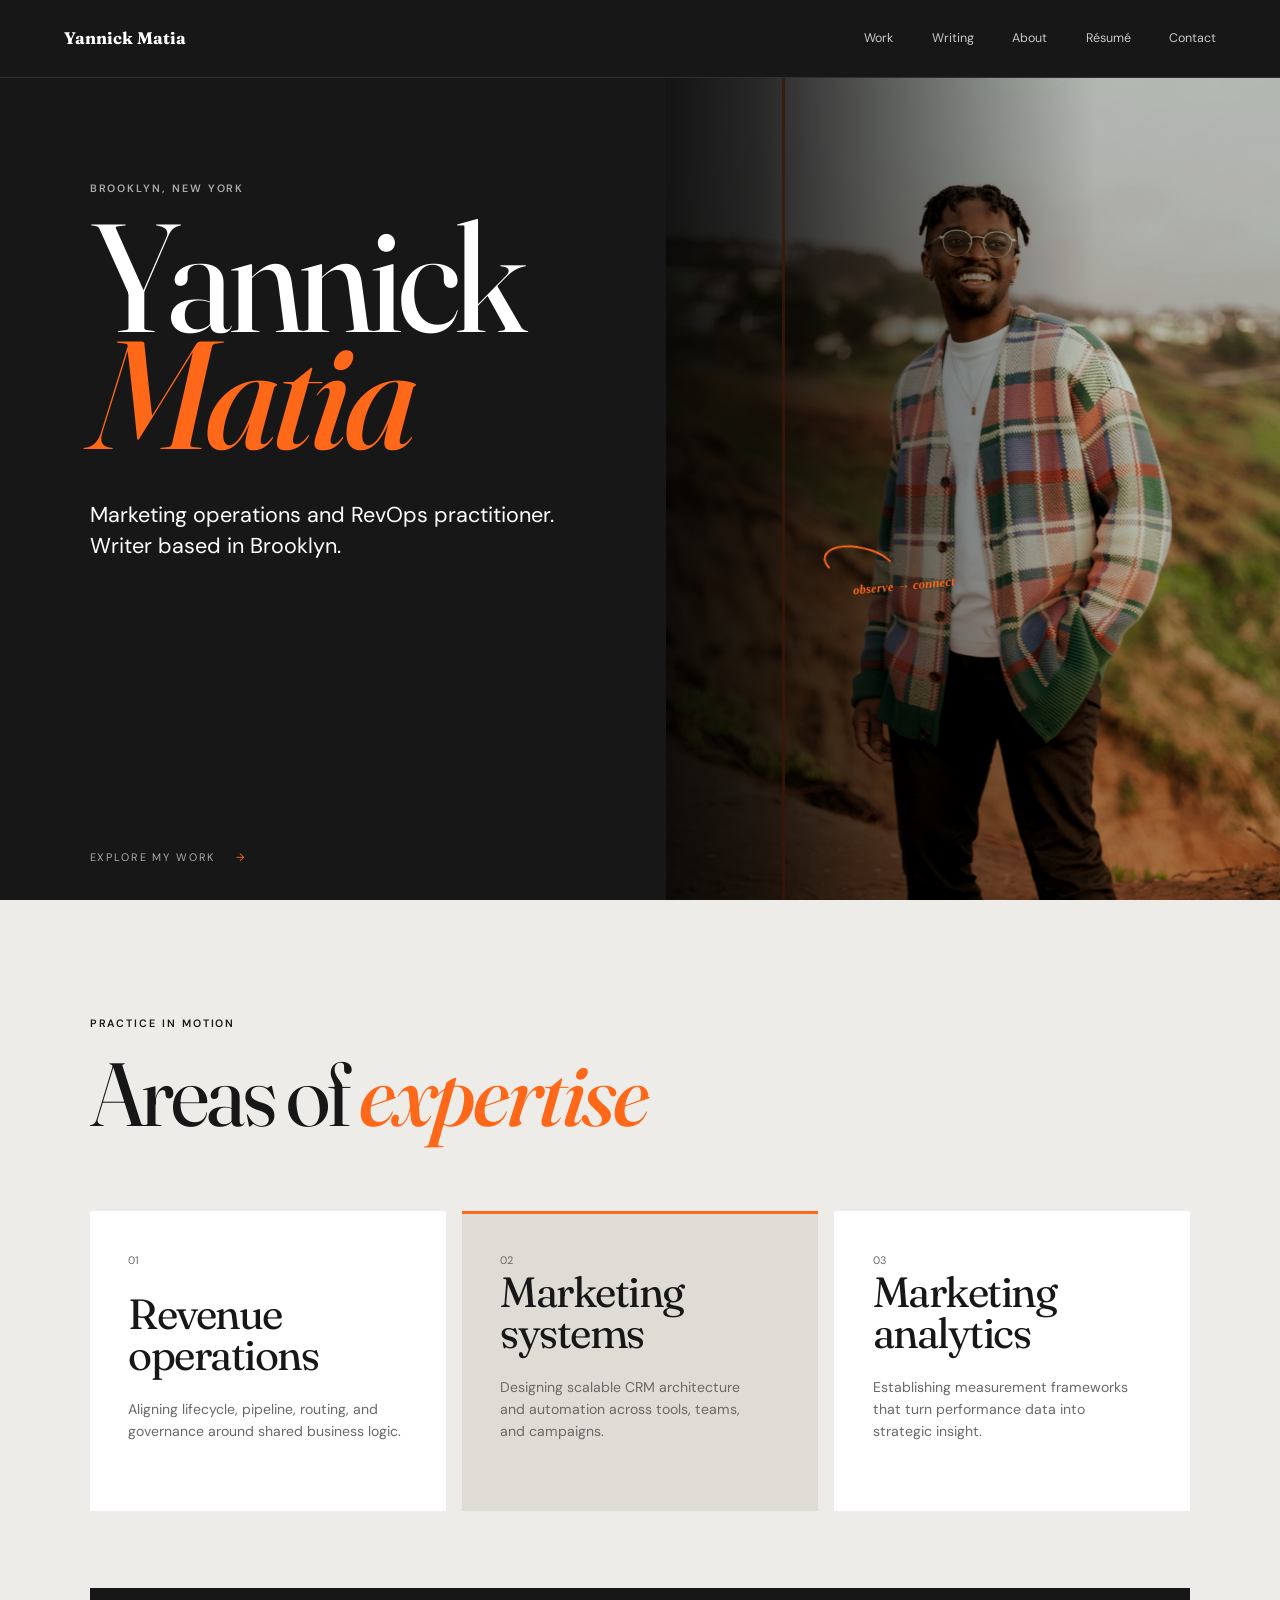
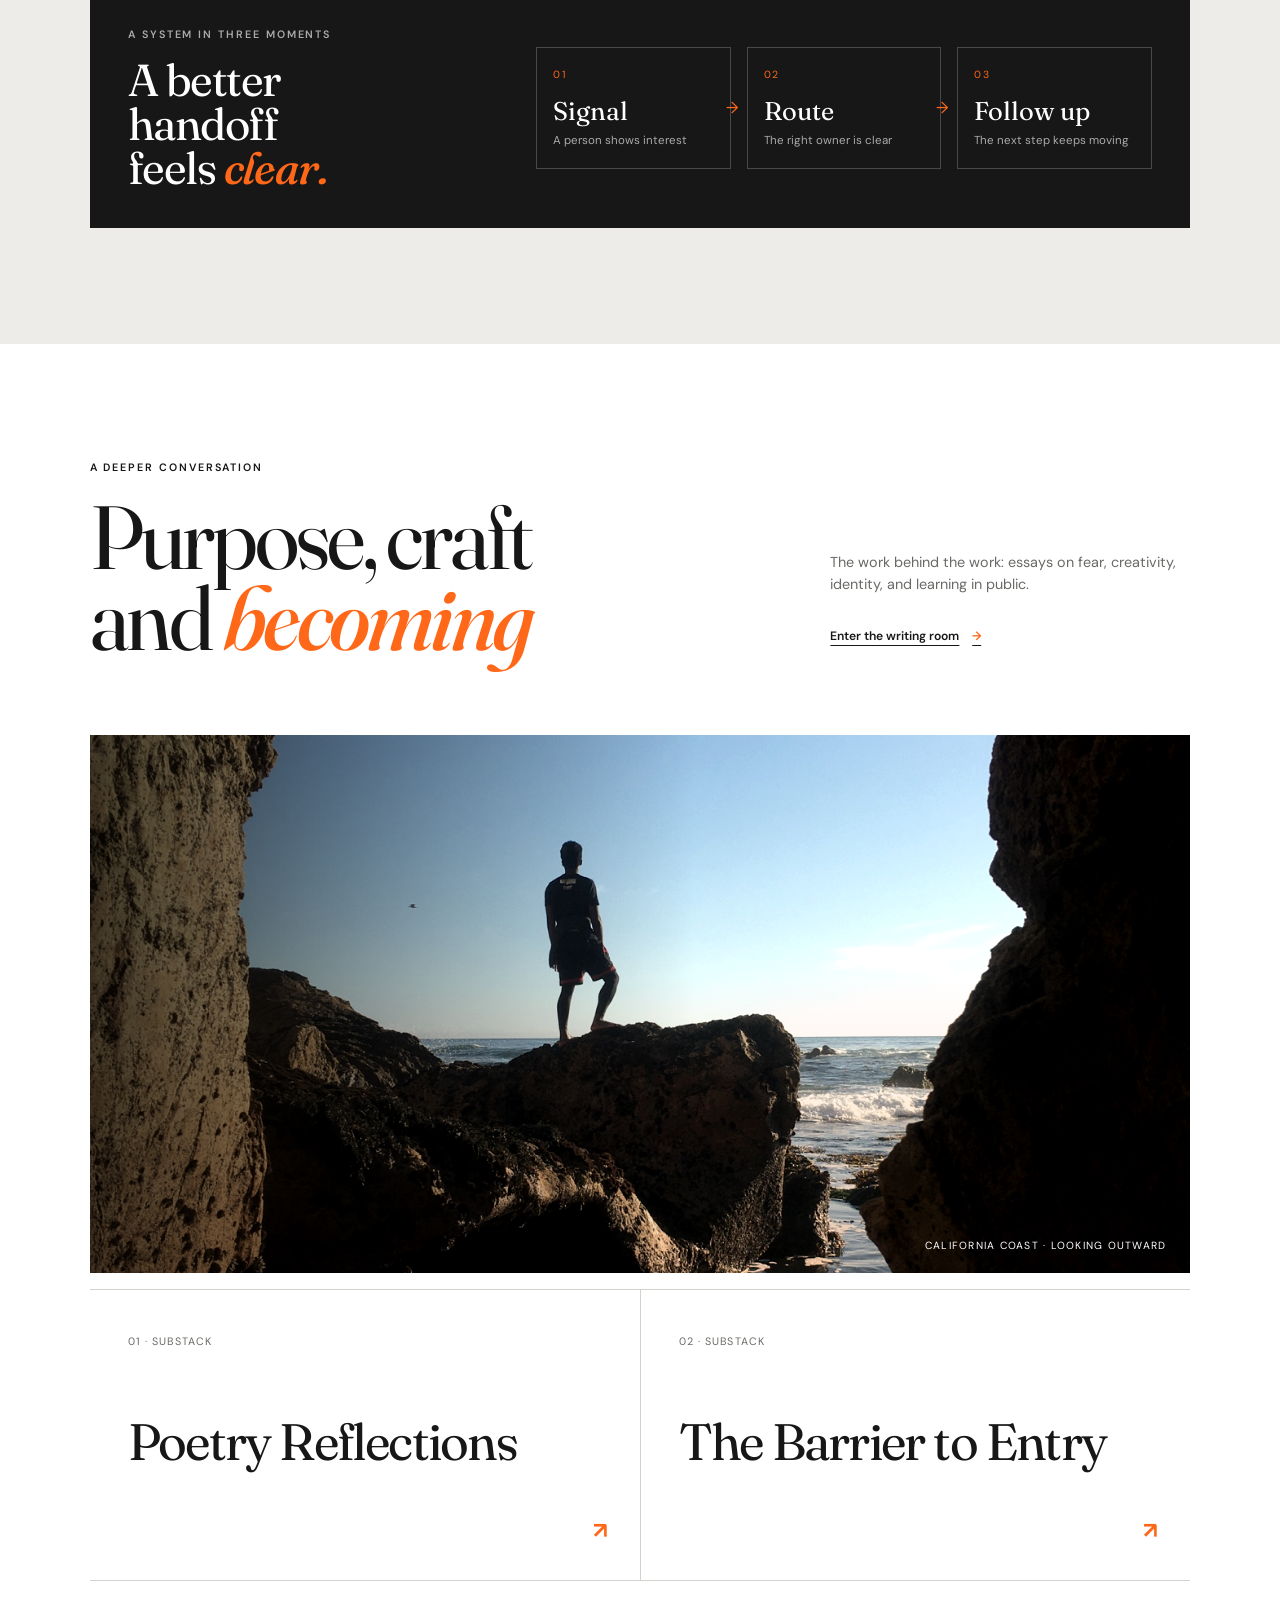
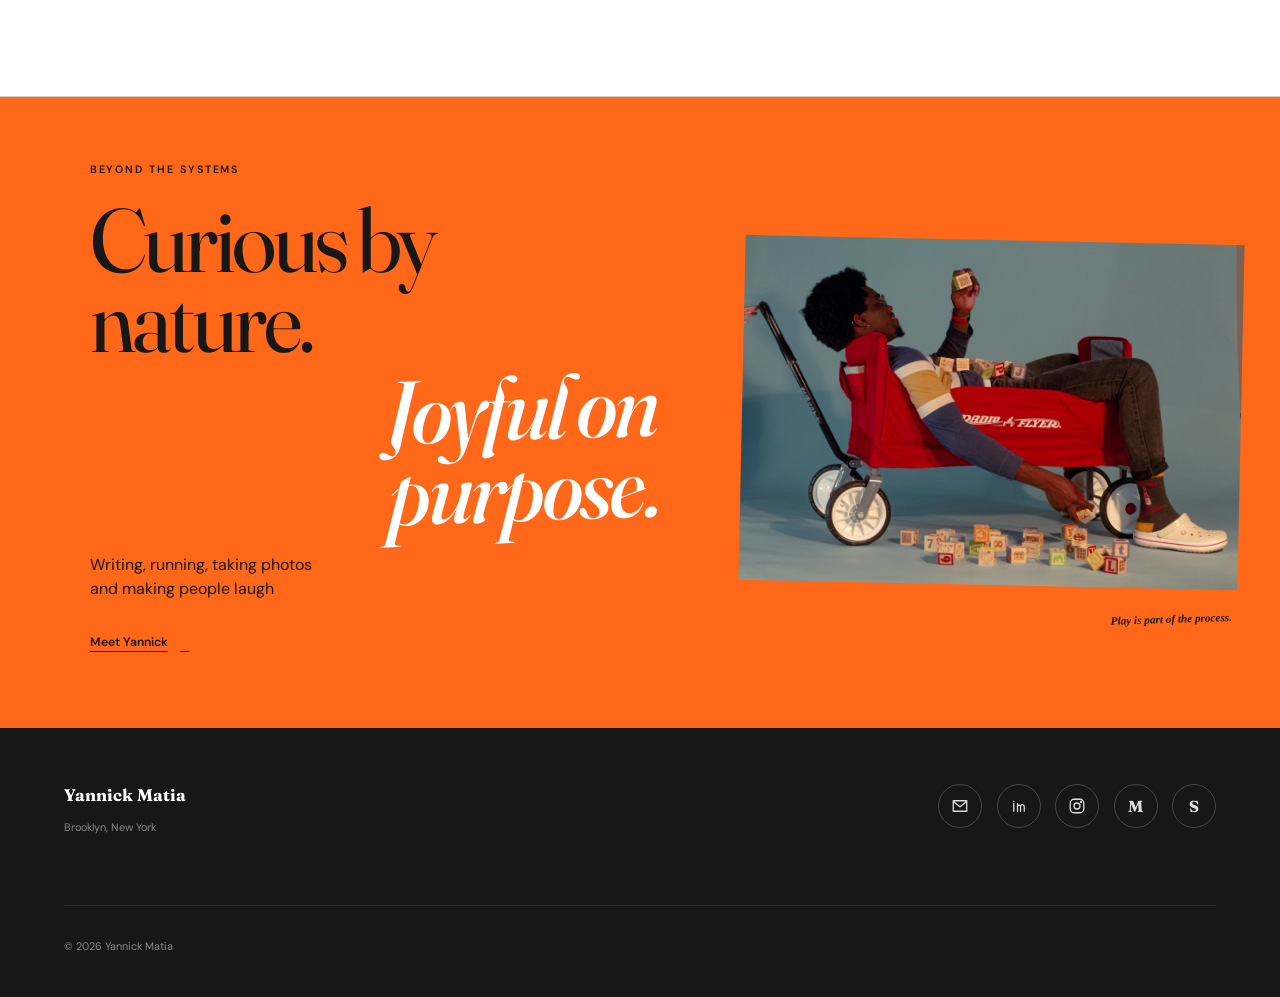
<file: index.html>
<!doctype html>
<html lang="en">
<head>
  <!-- Google tag (gtag.js) -->
  <script async src="https://www.googletagmanager.com/gtag/js?id=G-3HSWXDD210"></script>
  <script>
    window.dataLayer = window.dataLayer || [];
    function gtag(){dataLayer.push(arguments);}
    gtag('js', new Date());
    gtag('config', 'G-3HSWXDD210');
  </script>
  <script defer src="analytics.js"></script>
  <meta charset="utf-8">
  <meta name="viewport" content="width=device-width, initial-scale=1">
  <title>Yannick Matia | Marketing Operations and Writing</title>
  <meta name="description" content="Yannick Matia is a Brooklyn-based marketing operations and RevOps practitioner and writer.">
  <meta name="theme-color" content="#171717">
  <link rel="stylesheet" href="style.css">
  <link rel="icon" href="favicon.svg" type="image/svg+xml">
</head>
<body>
  <a class="skip-link" href="#main">Skip to content</a>

  <header class="site-header">
    <a class="brand" href="#top">Yannick Matia</a>
    <nav aria-label="Primary navigation">
      <a href="work.html">Work</a>
      <a href="writing.html">Writing</a>
      <a href="about.html">About</a>
      <a href="resume.html">Résumé</a>
      <a href="mailto:yannick.matia2@gmail.com">Contact</a>
    </nav>
  </header>

  <main id="main">
    <section class="hero" id="top">
      <div class="hero-copy">
        <p class="eyebrow">Brooklyn, New York</p>
        <h1>Yannick<br><em>Matia</em></h1>
        <p class="role">Marketing operations and RevOps practitioner.<br>Writer based in Brooklyn.</p>
        <span class="annotation hero-note" aria-hidden="true">observe → connect</span>
      </div>
      <figure class="hero-photo"><img src="assets/photos/yannick-coast.jpg" alt="Yannick Matia smiling on the California coast"></figure>
      <a class="scroll-cue" href="work.html">Explore my work <span aria-hidden="true">→</span></a>
    </section>

    <section class="work" id="work">
      <header class="section-intro">
        <div><p class="eyebrow">Practice in motion</p><h2>Areas of <em>expertise</em></h2></div>
      </header>
      <div class="work-grid" id="work-grid">
        <a class="work-card" href="work.html#revops"><span>01</span><h3>Revenue<br>operations</h3><p>Aligning lifecycle, pipeline, routing, and governance around shared business logic.</p><small class="hover-aside">Find the handoff ↗</small></a>
        <a class="work-card" href="work.html#systems"><span>02</span><h3>Marketing<br>systems</h3><p>Designing scalable CRM architecture and automation across tools, teams, and campaigns.</p><small class="hover-aside">Reduce the friction ↗</small></a>
        <a class="work-card" href="work.html#analytics"><span>03</span><h3>Marketing<br>analytics</h3><p>Establishing measurement frameworks that turn performance data into strategic insight.</p><small class="hover-aside">Make it legible ↗</small></a>
      </div>
      <aside class="handoff" aria-labelledby="handoff-title">
        <div class="handoff-copy">
          <p class="eyebrow">A system in three moments</p>
          <h3 id="handoff-title">A better handoff feels <em>clear.</em></h3>
        </div>
        <ol class="handoff-flow">
          <li><span>01</span><strong>Signal</strong><small>A person shows interest</small></li>
          <li><span>02</span><strong>Route</strong><small>The right owner is clear</small></li>
          <li><span>03</span><strong>Follow up</strong><small>The next step keeps moving</small></li>
        </ol>
      </aside>
    </section>

    <section class="writing" id="writing">
      <header class="section-intro writing-intro">
        <div><p class="eyebrow">A deeper conversation</p><h2>Purpose, craft<br>and <em>becoming</em></h2></div>
        <div><p class="section-note">The work behind the work: essays on fear, creativity, identity, and learning in public.</p><a class="section-link" href="writing.html">Enter the writing room <span aria-hidden="true">→</span></a></div>
      </header>
      <figure class="writing-landscape"><img src="assets/photos/yannick-ocean.jpg" alt="Yannick Matia looking out over the Pacific Ocean from a rocky cove"><figcaption>California coast · looking outward</figcaption></figure>
      <div class="essay-grid">
        <a class="essay-card" href="https://yannickmatia.substack.com/p/poetry-reflections" target="_blank" rel="noopener noreferrer"><span>01 · Substack</span><h3>Poetry Reflections</h3><b aria-hidden="true">↗</b></a>
        <a class="essay-card" href="https://yannickmatia.substack.com/p/the-barrier-to-entry" target="_blank" rel="noopener noreferrer"><span>02 · Substack</span><h3>The Barrier to Entry</h3><b aria-hidden="true">↗</b></a>
      </div>
    </section>

    <section class="about-preview" id="about">
      <div class="about-preview-copy"><p class="eyebrow">Beyond the systems</p><h2>Curious by nature.<br><em>Joyful on purpose.</em></h2><p class="closing-line"><span>Writing, running, taking photos</span><br><span>and making people laugh</span></p><a class="section-link" href="about.html">Meet Yannick <span aria-hidden="true">→</span></a></div>
      <figure><img src="assets/photos/yannick-play.jpg" alt="Yannick Matia playfully reclining in a red wagon surrounded by alphabet blocks"><figcaption>Play is part of the process.</figcaption></figure>
    </section>
  </main>

  <footer class="site-footer">
    <div class="footer-identity"><a class="brand" href="#top">Yannick Matia</a><p>Brooklyn, New York</p></div>
    <nav class="social-icons" aria-label="Connect with Yannick">
      <a href="mailto:yannick.matia2@gmail.com" aria-label="Email Yannick"><svg viewBox="0 0 24 24" aria-hidden="true"><path d="M3 5h18v14H3zM3 6l9 7 9-7"/></svg></a>
      <a href="https://www.linkedin.com/in/yannick-matia/" target="_blank" rel="noopener noreferrer" aria-label="Yannick Matia on LinkedIn"><svg viewBox="0 0 24 24" aria-hidden="true"><path d="M5 9v10M5 5.5v.01M10 19v-6c0-2.5 4-3 4 0v6M10 9v10M14 12c.5-2.5 5-2.5 5 1v6"/></svg></a>
      <a href="https://www.instagram.com/thequestofyannick/" target="_blank" rel="noopener noreferrer" aria-label="The Quest of Yannick on Instagram"><svg viewBox="0 0 24 24" aria-hidden="true"><rect x="3" y="3" width="18" height="18" rx="5"/><circle cx="12" cy="12" r="4"/><circle cx="17.5" cy="6.5" r=".7" fill="currentColor"/></svg></a>
      <a class="letter-icon" href="https://medium.com/@yannickmatia" target="_blank" rel="noopener noreferrer" aria-label="Yannick Matia on Medium">M</a>
      <a class="letter-icon" href="https://yannickmatia.substack.com/" target="_blank" rel="noopener noreferrer" aria-label="Yannick Matia on Substack">S</a>
    </nav>
    <p class="copyright">© 2026 Yannick Matia</p>
  </footer>
</body>
</html>
</file>
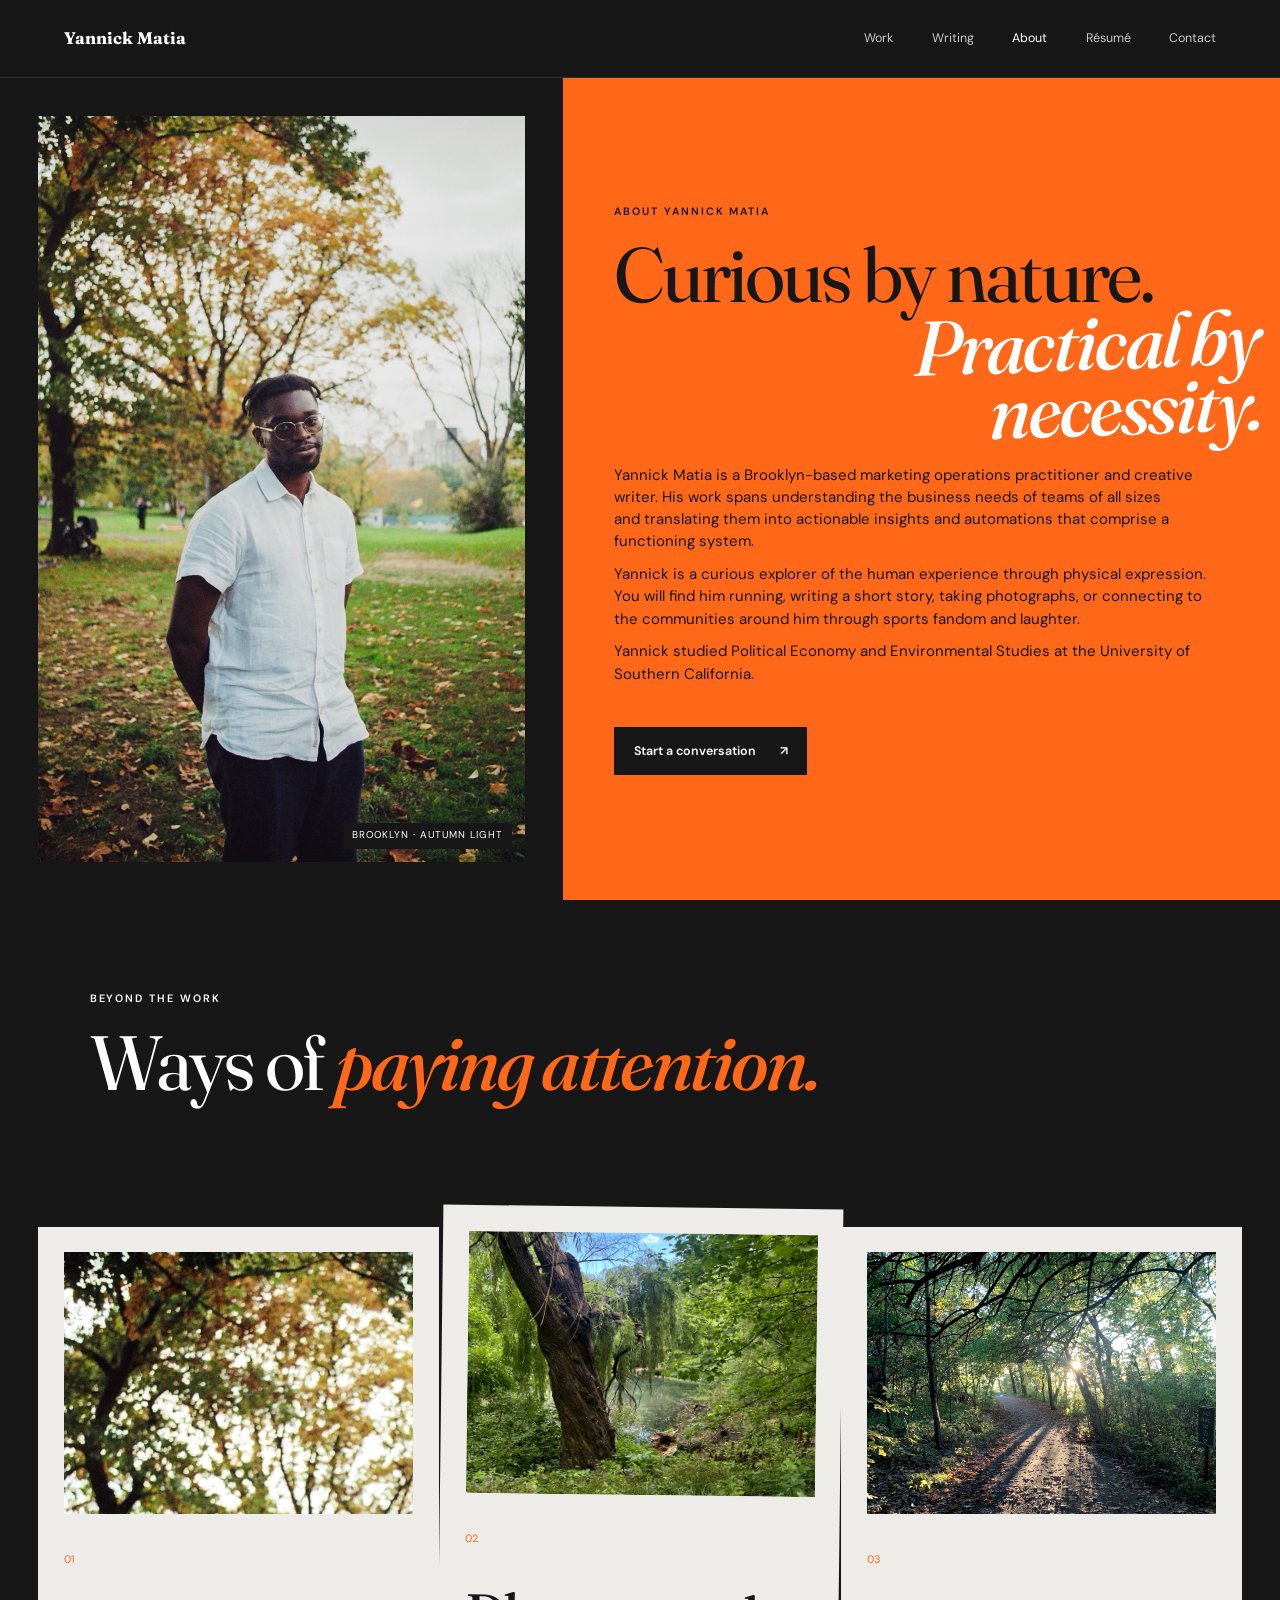
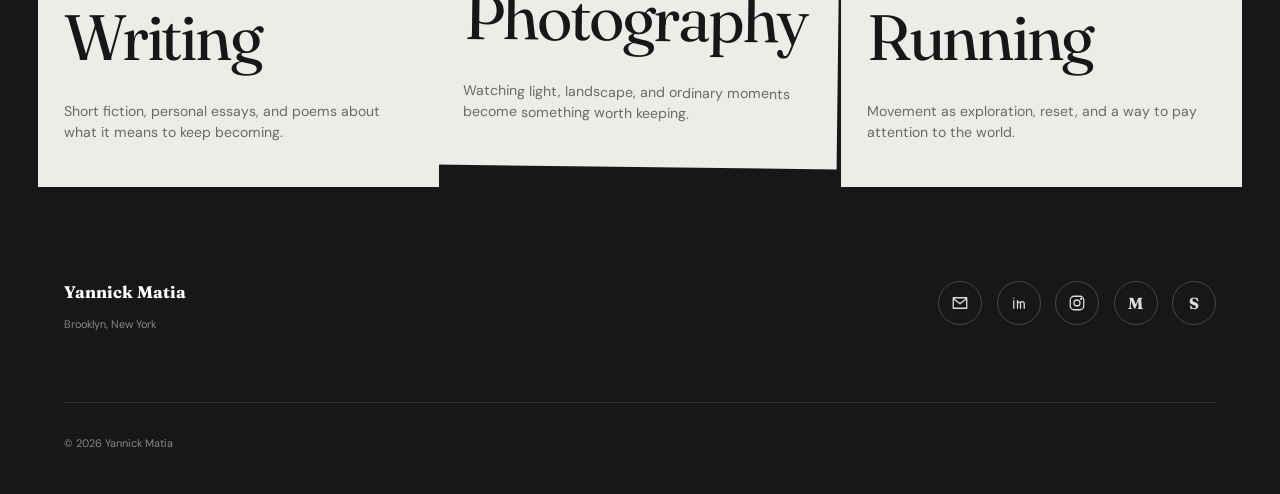
<file: about.html>
<!doctype html>
<html lang="en"><head><!-- Google tag (gtag.js) --><script async src="https://www.googletagmanager.com/gtag/js?id=G-3HSWXDD210"></script><script>window.dataLayer=window.dataLayer||[];function gtag(){dataLayer.push(arguments)}gtag('js',new Date());gtag('config','G-3HSWXDD210');</script><script defer src="analytics.js"></script><meta charset="utf-8"><meta name="viewport" content="width=device-width, initial-scale=1"><title>About | Yannick Matia</title><meta name="description" content="About Yannick Matia, a Brooklyn-based marketing operations practitioner and writer."><meta name="theme-color" content="#171717"><link rel="stylesheet" href="style.css"><link rel="icon" href="favicon.svg" type="image/svg+xml"></head>
<body><a class="skip-link" href="#main">Skip to content</a>
<header class="site-header"><a class="brand" href="index.html">Yannick Matia</a><nav aria-label="Primary navigation"><a href="work.html">Work</a><a href="writing.html">Writing</a><a aria-current="page" href="about.html">About</a><a href="resume.html">Résumé</a><a href="mailto:yannick.matia2@gmail.com">Contact</a></nav></header>
<main id="main">
  <section class="about-page">
    <div class="about-image"><img src="assets/photos/yannick-park.jpg" alt="Yannick Matia standing in a Brooklyn park in autumn"><p>Brooklyn · autumn light</p></div>
    <div class="about-story"><p class="eyebrow">About Yannick Matia</p><h1>Curious by nature.<br><em>Practical by necessity.</em></h1><div class="bio"><p>Yannick Matia is a Brooklyn-based marketing operations practitioner and creative writer. His work spans understanding the business needs of teams of all sizes and translating them into actionable insights and automations that comprise a functioning system.</p><p>Yannick is a curious explorer of the human experience through physical expression. You will find him running, writing a short story, taking photographs, or connecting to the communities around him through sports fandom and laughter.</p><p>Yannick studied Political Economy and Environmental Studies at the University of Southern California.</p></div><a class="contact-button" href="mailto:yannick.matia2@gmail.com">Start a conversation <span aria-hidden="true">↗</span></a></div>
  </section>
  <section class="affinities-intro"><p class="eyebrow">Beyond the work</p><h2>Ways of <em>paying attention.</em></h2></section>
  <section class="affinities"><article data-aside="follow the thought"><div class="affinity-image"><img src="assets/photos/yannick-park.jpg" alt="An autumn tree canopy in a Brooklyn park photographed by Yannick Matia"></div><span>01</span><h2>Writing</h2><p>Short fiction, personal essays, and poems about what it means to keep becoming.</p></article><article data-aside="hold the frame"><div class="affinity-image"><img src="assets/photos/natural-observation.jpg" alt="A lush pond framed by trees and wildflowers photographed by Yannick Matia"></div><span>02</span><h2>Photography</h2><p>Watching light, landscape, and ordinary moments become something worth keeping.</p></article><article data-aside="keep moving"><div class="affinity-image"><img src="assets/photos/woodland-path.jpg" alt="A sunlit woodland running path photographed by Yannick Matia"></div><span>03</span><h2>Running</h2><p>Movement as exploration, reset, and a way to pay attention to the world.</p></article></section>
</main>
<footer class="site-footer"><div class="footer-identity"><a class="brand" href="index.html">Yannick Matia</a><p>Brooklyn, New York</p></div><nav class="social-icons" aria-label="Connect with Yannick"><a href="mailto:yannick.matia2@gmail.com" aria-label="Email Yannick"><svg viewBox="0 0 24 24" aria-hidden="true"><path d="M3 5h18v14H3zM3 6l9 7 9-7"/></svg></a><a href="https://www.linkedin.com/in/yannick-matia/" target="_blank" rel="noopener noreferrer" aria-label="Yannick Matia on LinkedIn"><svg viewBox="0 0 24 24" aria-hidden="true"><path d="M5 9v10M5 5.5v.01M10 19v-6c0-2.5 4-3 4 0v6M10 9v10M14 12c.5-2.5 5-2.5 5 1v6"/></svg></a><a href="https://www.instagram.com/thequestofyannick/" target="_blank" rel="noopener noreferrer" aria-label="The Quest of Yannick on Instagram"><svg viewBox="0 0 24 24" aria-hidden="true"><rect x="3" y="3" width="18" height="18" rx="5"/><circle cx="12" cy="12" r="4"/><circle cx="17.5" cy="6.5" r=".7" fill="currentColor"/></svg></a><a class="letter-icon" href="https://medium.com/@yannickmatia" target="_blank" rel="noopener noreferrer" aria-label="Yannick Matia on Medium">M</a><a class="letter-icon" href="https://yannickmatia.substack.com/" target="_blank" rel="noopener noreferrer" aria-label="Yannick Matia on Substack">S</a></nav><p class="copyright">© 2026 Yannick Matia</p></footer></body></html>
</file>
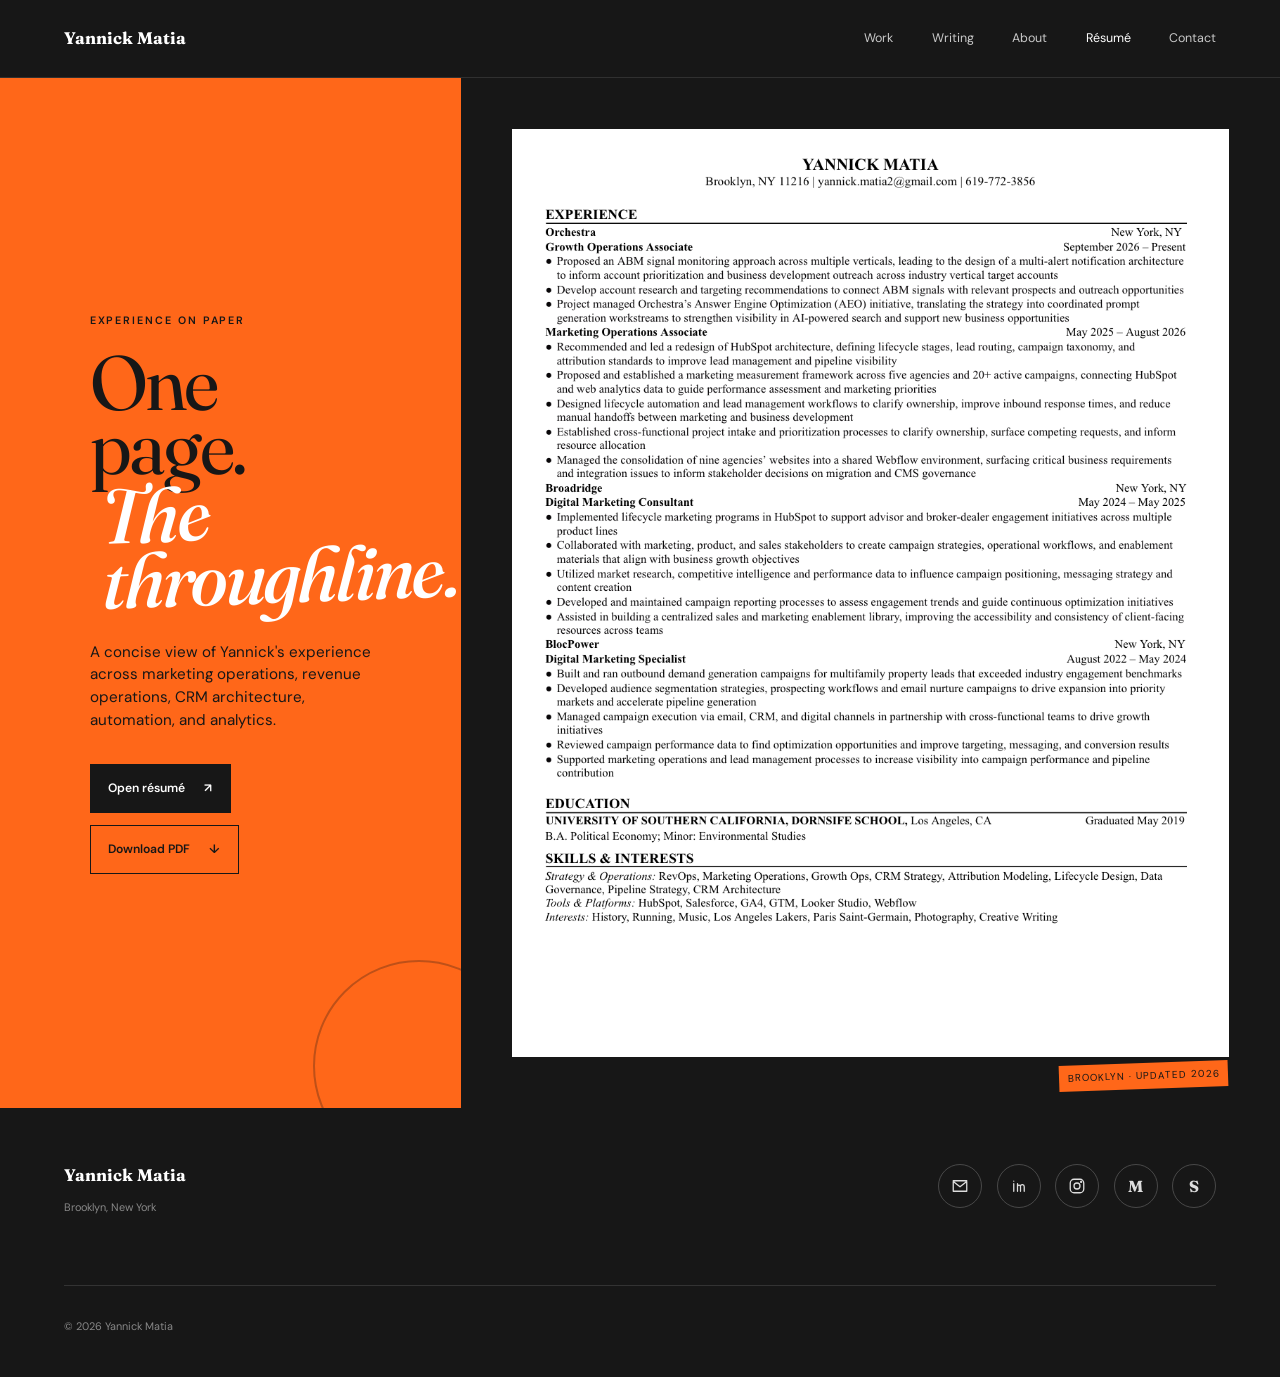
<file: resume.html>
<!doctype html>
<html lang="en">
<head>
  <!-- Google tag (gtag.js) -->
  <script async src="https://www.googletagmanager.com/gtag/js?id=G-3HSWXDD210"></script>
  <script>
    window.dataLayer = window.dataLayer || [];
    function gtag(){dataLayer.push(arguments);}
    gtag('js', new Date());
    gtag('config', 'G-3HSWXDD210');
  </script>
  <script defer src="analytics.js"></script>
  <meta charset="utf-8">
  <meta name="viewport" content="width=device-width, initial-scale=1">
  <title>Résumé | Yannick Matia</title>
  <meta name="description" content="View or download the résumé of Brooklyn-based marketing operations and RevOps practitioner Yannick Matia.">
  <meta name="theme-color" content="#171717">
  <link rel="stylesheet" href="style.css">
  <link rel="icon" href="favicon.svg" type="image/svg+xml">
</head>
<body>
  <a class="skip-link" href="#main">Skip to content</a>
  <header class="site-header">
    <a class="brand" href="index.html">Yannick Matia</a>
    <nav aria-label="Primary navigation">
      <a href="work.html">Work</a>
      <a href="writing.html">Writing</a>
      <a href="about.html">About</a>
      <a aria-current="page" href="resume.html">Résumé</a>
      <a href="mailto:yannick.matia2@gmail.com">Contact</a>
    </nav>
  </header>
  <main id="main" class="resume-page">
    <section class="resume-intro">
      <p class="eyebrow">Experience on paper</p>
      <h1>One page.<br><em>The throughline.</em></h1>
      <p>A concise view of Yannick's experience across marketing operations, revenue operations, CRM architecture, automation, and analytics.</p>
      <div class="resume-actions">
        <a href="assets/documents/Yannick_Matia_Resume.pdf" target="_blank" rel="noopener">Open résumé <span aria-hidden="true">↗</span></a>
        <a href="assets/documents/Yannick_Matia_Resume.pdf" download="Yannick_Matia_Resume.pdf">Download PDF <span aria-hidden="true">↓</span></a>
      </div>
    </section>
    <section class="resume-preview" aria-label="Résumé preview">
      <a href="assets/documents/Yannick_Matia_Resume.pdf" target="_blank" rel="noopener" aria-label="Open Yannick Matia's résumé PDF">
        <img src="assets/documents/Yannick_Matia_Resume_Preview.png" alt="Preview of Yannick Matia's one-page résumé">
      </a>
      <span class="resume-caption">Brooklyn · updated 2026</span>
    </section>
  </main>
  <footer class="site-footer">
    <div class="footer-identity"><a class="brand" href="index.html">Yannick Matia</a><p>Brooklyn, New York</p></div>
    <nav class="social-icons" aria-label="Connect with Yannick">
      <a href="mailto:yannick.matia2@gmail.com" aria-label="Email Yannick"><svg viewBox="0 0 24 24" aria-hidden="true"><path d="M3 5h18v14H3zM3 6l9 7 9-7"/></svg></a>
      <a href="https://www.linkedin.com/in/yannick-matia/" target="_blank" rel="noopener noreferrer" aria-label="Yannick Matia on LinkedIn"><svg viewBox="0 0 24 24" aria-hidden="true"><path d="M5 9v10M5 5.5v.01M10 19v-6c0-2.5 4-3 4 0v6M10 9v10M14 12c.5-2.5 5-2.5 5 1v6"/></svg></a>
      <a href="https://www.instagram.com/thequestofyannick/" target="_blank" rel="noopener noreferrer" aria-label="The Quest of Yannick on Instagram"><svg viewBox="0 0 24 24" aria-hidden="true"><rect x="3" y="3" width="18" height="18" rx="5"/><circle cx="12" cy="12" r="4"/><circle cx="17.5" cy="6.5" r=".7" fill="currentColor"/></svg></a>
      <a class="letter-icon" href="https://medium.com/@yannickmatia" target="_blank" rel="noopener noreferrer" aria-label="Yannick Matia on Medium">M</a>
      <a class="letter-icon" href="https://yannickmatia.substack.com/" target="_blank" rel="noopener noreferrer" aria-label="Yannick Matia on Substack">S</a>
    </nav>
    <p class="copyright">© 2026 Yannick Matia</p>
  </footer>
</body>
</html>
</file>
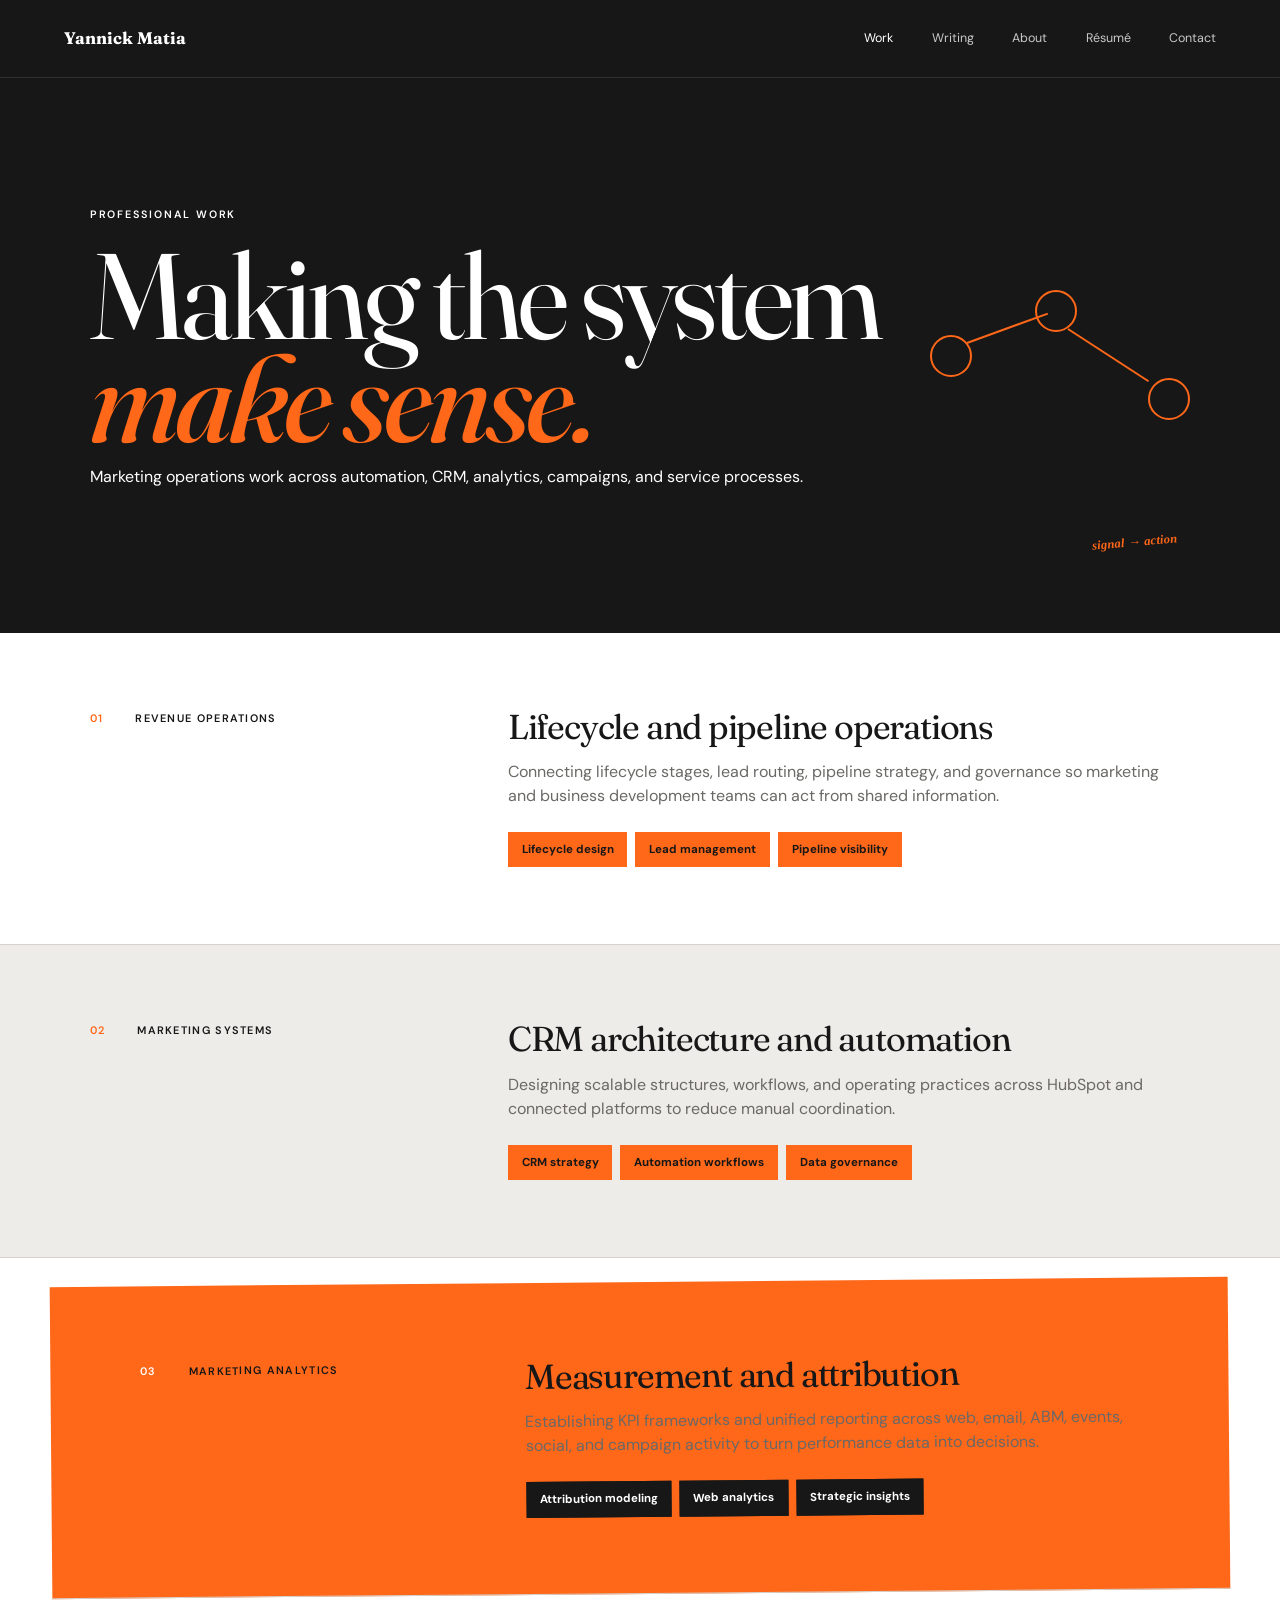
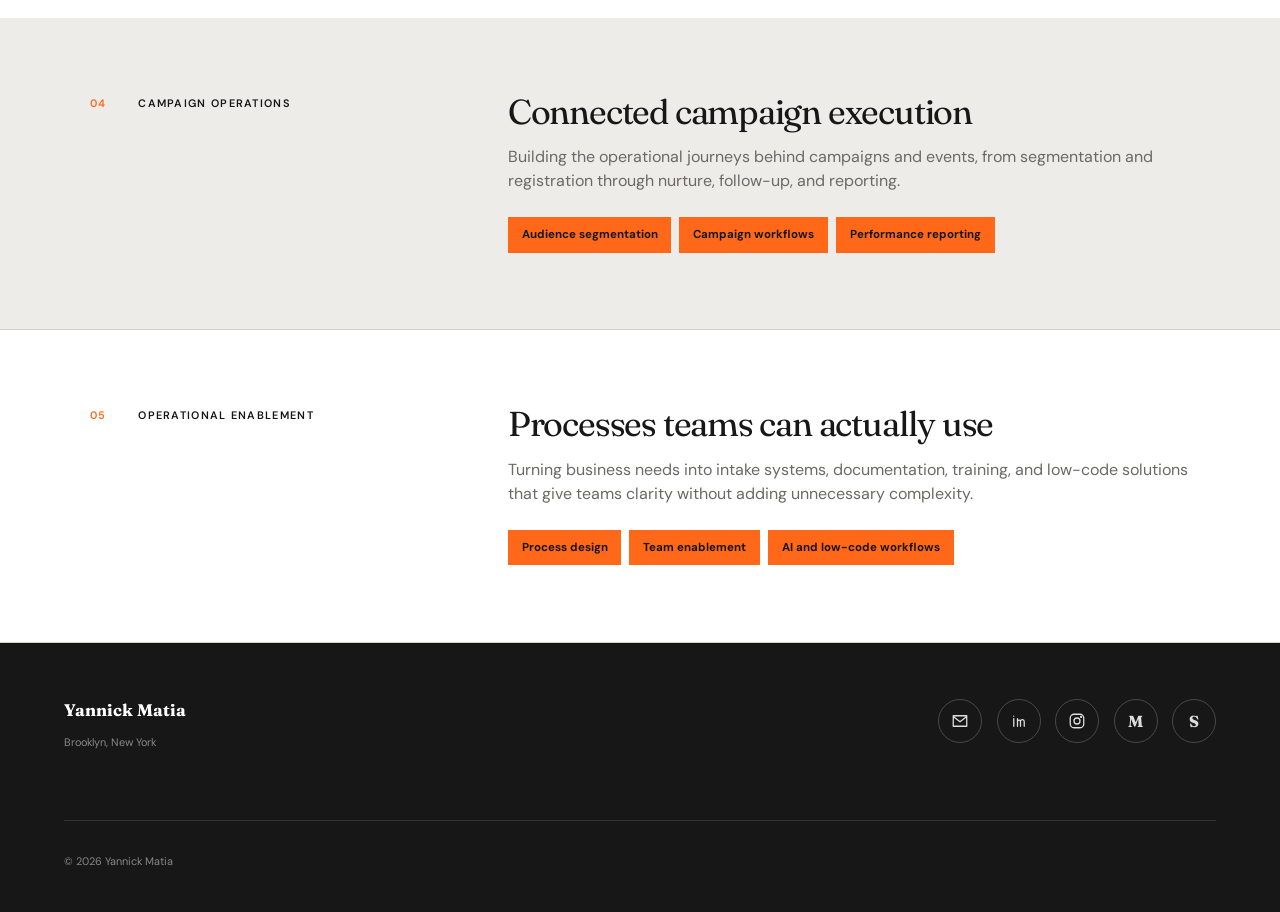
<file: work.html>
<!doctype html>
<html lang="en"><head><!-- Google tag (gtag.js) --><script async src="https://www.googletagmanager.com/gtag/js?id=G-3HSWXDD210"></script><script>window.dataLayer=window.dataLayer||[];function gtag(){dataLayer.push(arguments)}gtag('js',new Date());gtag('config','G-3HSWXDD210');</script><script defer src="analytics.js"></script><meta charset="utf-8"><meta name="viewport" content="width=device-width, initial-scale=1"><title>Work | Yannick Matia</title><meta name="description" content="Marketing operations, HubSpot automation, CRM optimization, analytics, and RevOps work by Yannick Matia."><meta name="theme-color" content="#171717"><link rel="stylesheet" href="style.css"><link rel="icon" href="favicon.svg" type="image/svg+xml"></head>
<body><a class="skip-link" href="#main">Skip to content</a>
<header class="site-header"><a class="brand" href="index.html">Yannick Matia</a><nav aria-label="Primary navigation"><a aria-current="page" href="work.html">Work</a><a href="writing.html">Writing</a><a href="about.html">About</a><a href="resume.html">Résumé</a><a href="mailto:yannick.matia2@gmail.com">Contact</a></nav></header>
<main id="main">
  <section class="page-hero work-hero"><p class="eyebrow">Professional work</p><h1>Making the system<br><em>make sense.</em></h1><p>Marketing operations work across automation, CRM, analytics, campaigns, and service processes.</p><div class="system-sketch" aria-hidden="true"><i></i><i></i><i></i><b></b><b></b></div><span class="annotation sketch-note" aria-hidden="true">signal → action</span></section>
  <section class="case-list" aria-label="Areas of expertise">
    <article class="case" id="revops"><div class="case-label"><span>01</span><p>Revenue operations</p></div><div><h2>Lifecycle and pipeline operations</h2><p>Connecting lifecycle stages, lead routing, pipeline strategy, and governance so marketing and business development teams can act from shared information.</p><ul><li>Lifecycle design</li><li>Lead management</li><li>Pipeline visibility</li></ul></div></article>
    <article class="case" id="systems"><div class="case-label"><span>02</span><p>Marketing systems</p></div><div><h2>CRM architecture and automation</h2><p>Designing scalable structures, workflows, and operating practices across HubSpot and connected platforms to reduce manual coordination.</p><ul><li>CRM strategy</li><li>Automation workflows</li><li>Data governance</li></ul></div></article>
    <article class="case" id="analytics"><div class="case-label"><span>03</span><p>Marketing analytics</p></div><div><h2>Measurement and attribution</h2><p>Establishing KPI frameworks and unified reporting across web, email, ABM, events, social, and campaign activity to turn performance data into decisions.</p><ul><li>Attribution modeling</li><li>Web analytics</li><li>Strategic insights</li></ul></div></article>
    <article class="case"><div class="case-label"><span>04</span><p>Campaign operations</p></div><div><h2>Connected campaign execution</h2><p>Building the operational journeys behind campaigns and events, from segmentation and registration through nurture, follow-up, and reporting.</p><ul><li>Audience segmentation</li><li>Campaign workflows</li><li>Performance reporting</li></ul></div></article>
    <article class="case"><div class="case-label"><span>05</span><p>Operational enablement</p></div><div><h2>Processes teams can actually use</h2><p>Turning business needs into intake systems, documentation, training, and low-code solutions that give teams clarity without adding unnecessary complexity.</p><ul><li>Process design</li><li>Team enablement</li><li>AI and low-code workflows</li></ul></div></article>
  </section>
</main>
<footer class="site-footer"><div class="footer-identity"><a class="brand" href="index.html">Yannick Matia</a><p>Brooklyn, New York</p></div><nav class="social-icons" aria-label="Connect with Yannick"><a href="mailto:yannick.matia2@gmail.com" aria-label="Email Yannick"><svg viewBox="0 0 24 24" aria-hidden="true"><path d="M3 5h18v14H3zM3 6l9 7 9-7"/></svg></a><a href="https://www.linkedin.com/in/yannick-matia/" target="_blank" rel="noopener noreferrer" aria-label="Yannick Matia on LinkedIn"><svg viewBox="0 0 24 24" aria-hidden="true"><path d="M5 9v10M5 5.5v.01M10 19v-6c0-2.5 4-3 4 0v6M10 9v10M14 12c.5-2.5 5-2.5 5 1v6"/></svg></a><a href="https://www.instagram.com/thequestofyannick/" target="_blank" rel="noopener noreferrer" aria-label="The Quest of Yannick on Instagram"><svg viewBox="0 0 24 24" aria-hidden="true"><rect x="3" y="3" width="18" height="18" rx="5"/><circle cx="12" cy="12" r="4"/><circle cx="17.5" cy="6.5" r=".7" fill="currentColor"/></svg></a><a class="letter-icon" href="https://medium.com/@yannickmatia" target="_blank" rel="noopener noreferrer" aria-label="Yannick Matia on Medium">M</a><a class="letter-icon" href="https://yannickmatia.substack.com/" target="_blank" rel="noopener noreferrer" aria-label="Yannick Matia on Substack">S</a></nav><p class="copyright">© 2026 Yannick Matia</p></footer></body></html>
</file>
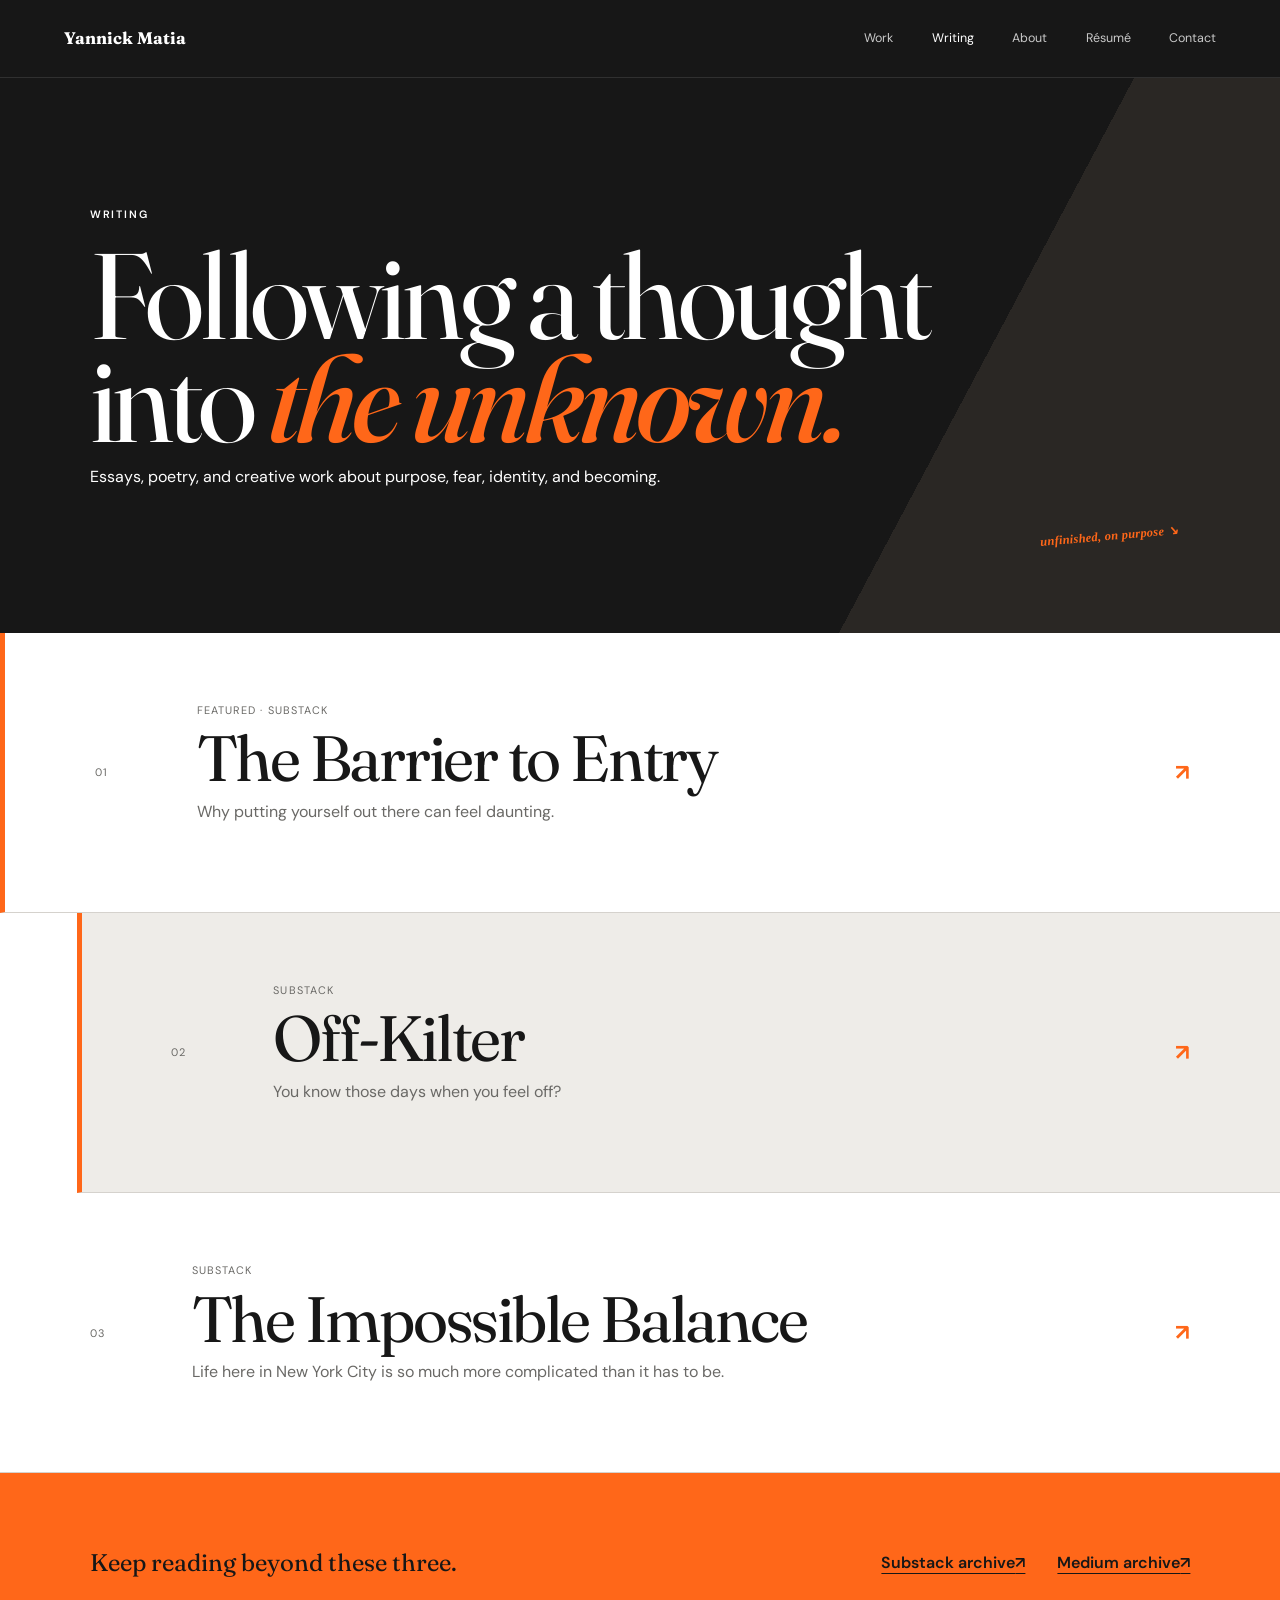
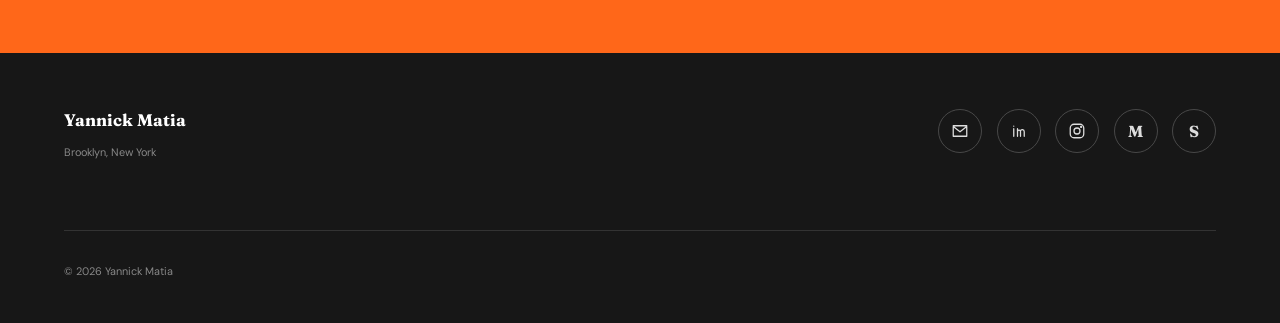
<file: writing.html>
<!doctype html>
<html lang="en"><head><!-- Google tag (gtag.js) --><script async src="https://www.googletagmanager.com/gtag/js?id=G-3HSWXDD210"></script><script>window.dataLayer=window.dataLayer||[];function gtag(){dataLayer.push(arguments)}gtag('js',new Date());gtag('config','G-3HSWXDD210');</script><script defer src="analytics.js"></script><meta charset="utf-8"><meta name="viewport" content="width=device-width, initial-scale=1"><title>Writing | Yannick Matia</title><meta name="description" content="Essays, fiction, poetry, and reflections by Brooklyn writer Yannick Matia."><meta name="theme-color" content="#171717"><link rel="stylesheet" href="style.css"><link rel="icon" href="favicon.svg" type="image/svg+xml"></head>
<body><a class="skip-link" href="#main">Skip to content</a>
<header class="site-header"><a class="brand" href="index.html">Yannick Matia</a><nav aria-label="Primary navigation"><a href="work.html">Work</a><a aria-current="page" href="writing.html">Writing</a><a href="about.html">About</a><a href="resume.html">Résumé</a><a href="mailto:yannick.matia2@gmail.com">Contact</a></nav></header>
<main id="main">
  <section class="page-hero writing-hero"><p class="eyebrow">Writing</p><h1>Following a thought<br>into <em>the unknown.</em></h1><p>Essays, poetry, and creative work about purpose, fear, identity, and becoming.</p><span class="annotation writing-note" aria-hidden="true">unfinished, on purpose ↘</span></section>
  <section class="writing-index">
    <!-- SUBSTACK_POSTS_START -->
    <a class="writing-row featured" href="https://yannickmatia.substack.com/p/the-barrier-to-entry" target="_blank" rel="noopener noreferrer"><span>01</span><div><small>Featured · Substack</small><h2>The Barrier to Entry</h2><p>Why putting yourself out there can feel daunting.</p><em class="hover-aside">Start before ready ↗</em></div><b aria-hidden="true">↗</b></a>
    <a class="writing-row" href="https://yannickmatia.substack.com/p/off-kilter" target="_blank" rel="noopener noreferrer"><span>02</span><div><small>Substack</small><h2>Off-Kilter</h2><p>You know those days when you feel off?</p><em class="hover-aside">Read the full piece ↗</em></div><b aria-hidden="true">↗</b></a>
    <a class="writing-row" href="https://yannickmatia.substack.com/p/the-impossible-balance" target="_blank" rel="noopener noreferrer"><span>03</span><div><small>Substack</small><h2>The Impossible Balance</h2><p>Life here in New York City is so much more complicated than it has to be.</p><em class="hover-aside">Read the full piece ↗</em></div><b aria-hidden="true">↗</b></a>
    <!-- SUBSTACK_POSTS_END -->
  </section>
  <section class="archive-note"><p>Keep reading beyond these three.</p><div><a href="https://yannickmatia.substack.com/" target="_blank" rel="noopener noreferrer">Substack archive <span aria-hidden="true">↗</span></a><a href="https://medium.com/@yannickmatia" target="_blank" rel="noopener noreferrer">Medium archive <span aria-hidden="true">↗</span></a></div></section>
</main>
<footer class="site-footer"><div class="footer-identity"><a class="brand" href="index.html">Yannick Matia</a><p>Brooklyn, New York</p></div><nav class="social-icons" aria-label="Connect with Yannick"><a href="mailto:yannick.matia2@gmail.com" aria-label="Email Yannick"><svg viewBox="0 0 24 24" aria-hidden="true"><path d="M3 5h18v14H3zM3 6l9 7 9-7"/></svg></a><a href="https://www.linkedin.com/in/yannick-matia/" target="_blank" rel="noopener noreferrer" aria-label="Yannick Matia on LinkedIn"><svg viewBox="0 0 24 24" aria-hidden="true"><path d="M5 9v10M5 5.5v.01M10 19v-6c0-2.5 4-3 4 0v6M10 9v10M14 12c.5-2.5 5-2.5 5 1v6"/></svg></a><a href="https://www.instagram.com/thequestofyannick/" target="_blank" rel="noopener noreferrer" aria-label="The Quest of Yannick on Instagram"><svg viewBox="0 0 24 24" aria-hidden="true"><rect x="3" y="3" width="18" height="18" rx="5"/><circle cx="12" cy="12" r="4"/><circle cx="17.5" cy="6.5" r=".7" fill="currentColor"/></svg></a><a class="letter-icon" href="https://medium.com/@yannickmatia" target="_blank" rel="noopener noreferrer" aria-label="Yannick Matia on Medium">M</a><a class="letter-icon" href="https://yannickmatia.substack.com/" target="_blank" rel="noopener noreferrer" aria-label="Yannick Matia on Substack">S</a></nav><p class="copyright">© 2026 Yannick Matia</p></footer></body></html>
</file>
<file: style.css>
@import url('https://fonts.googleapis.com/css2?family=DM+Sans:wght@400;500;600&family=Fraunces:ital,opsz,wght@0,9..144,400;0,9..144,700;1,9..144,500&display=swap');

:root{--ink:#171717;--orange:#ff6719;--paper:#fff;--mist:#eeece8;--muted:#6a6966;--line:#d5d2cd;--max:1440px}
*{box-sizing:border-box}
html{scroll-behavior:smooth}
body{margin:0;background:var(--ink);color:var(--ink);font-family:"DM Sans",Arial,sans-serif;line-height:1.5}
p{text-wrap:pretty}
a{color:inherit}
a:focus-visible{outline:3px solid var(--orange);outline-offset:5px}
.skip-link{position:fixed;top:-100px;left:1rem;z-index:20;background:var(--paper);padding:.75rem 1rem}
.skip-link:focus{top:1rem}
.site-header{height:78px;max-width:var(--max);margin:auto;padding:0 clamp(1.25rem,5vw,5rem);display:flex;align-items:center;justify-content:space-between;background:var(--ink);color:var(--paper);border-bottom:1px solid #303030}
.brand{font:700 1.05rem/1 "Fraunces",Georgia,serif;text-decoration:none}
.site-header nav{display:flex;gap:clamp(1.1rem,3vw,2.8rem)}
.site-header nav a{min-height:44px;display:flex;align-items:center;color:#c9c9c9;font-size:.78rem;text-decoration:none}
.site-header nav a:hover,.site-header nav a[aria-current="page"]{color:var(--paper)}
main,.site-footer{max-width:var(--max);margin:auto}
.eyebrow{margin:0 0 1.4rem;font-size:.67rem;font-weight:600;letter-spacing:.18em;text-transform:uppercase}
h1,h2,h3{font-family:"Fraunces",Georgia,serif;font-weight:400;letter-spacing:-.035em;text-wrap:balance}
em{color:var(--orange);font-weight:500}
.annotation{position:absolute;z-index:3;font:italic 600 .78rem/1.2 "Comic Sans MS","Bradley Hand",cursive;letter-spacing:.02em;transform:rotate(-5deg)}
.hero{position:relative;min-height:calc(100svh - 78px);overflow:hidden;background:var(--ink);color:var(--paper);padding:clamp(4rem,8vw,8rem) clamp(1.25rem,7vw,7rem)}
.hero-copy{position:relative;z-index:2;max-width:940px}
.hero-note{right:8%;bottom:-2rem;color:var(--orange)}.hero-note:after{content:"";position:absolute;width:70px;height:32px;left:-28px;top:-36px;border:2px solid var(--orange);border-color:var(--orange) transparent transparent var(--orange);border-radius:50%;transform:rotate(18deg)}
.hero .eyebrow{color:#aaa}
h1{margin:0;font-size:clamp(5rem,12vw,11rem);line-height:.76}
.role{margin:3rem 0 0;font-size:clamp(1rem,1.8vw,1.35rem);line-height:1.42}
.hero-photo{position:absolute;inset:0 0 0 auto;width:48%;margin:0;overflow:hidden}
.hero-photo:before{content:"";position:absolute;inset:0;z-index:1;background:linear-gradient(90deg,var(--ink) 0,rgba(23,23,23,.9) 15%,rgba(23,23,23,.18) 70%),linear-gradient(180deg,transparent 55%,rgba(255,103,25,.42));mix-blend-mode:multiply}
.hero-photo:after{content:"";position:absolute;top:0;left:19%;width:3px;height:100%;background:var(--orange);opacity:.8}
.hero-photo img{width:100%;height:100%;display:block;object-fit:cover;object-position:center 36%;filter:saturate(.82) contrast(1.08)}
.scroll-cue{position:absolute;left:clamp(1.25rem,7vw,7rem);bottom:2.2rem;color:#aaa;font-size:.68rem;letter-spacing:.17em;text-decoration:none;text-transform:uppercase}
.scroll-cue span{color:var(--orange);margin-left:1rem}
.work,.writing{padding:clamp(5rem,9vw,9rem) clamp(1.25rem,7vw,7rem)}
.work{background:var(--mist)}
.section-intro{display:flex;align-items:end;justify-content:space-between;gap:3rem;margin-bottom:clamp(3rem,6vw,5.5rem)}
.section-intro h2,.about-preview h2{margin:0;font-size:clamp(3.1rem,7vw,6.5rem);line-height:.9}
.section-link{min-height:44px;display:inline-flex;align-items:center;font-size:.76rem;font-weight:600;text-underline-offset:5px;white-space:nowrap}
.section-link span{color:var(--orange);margin-left:.8rem}
.work-grid{display:grid;grid-template-columns:repeat(3,1fr);gap:1rem}
.work-card{position:relative;min-height:300px;padding:clamp(1.5rem,3vw,2.5rem);display:flex;flex-direction:column;background:var(--paper);border-top:3px solid transparent;text-decoration:none;overflow:hidden;transition:transform .22s ease,border-color .22s ease,background-color .22s ease}
.work-card:nth-child(2){background:#dfdcd6;border-color:var(--orange)}
.work-card span{font-size:.68rem;color:var(--muted)}
.work-card h3{margin:auto 0 1.5rem;font-size:clamp(2rem,3.3vw,3.1rem);line-height:.96}
.work-card p{margin:0;max-width:320px;color:var(--muted);font-size:.88rem;line-height:1.55}.work-card:hover,.work-card:focus-visible{border-color:var(--orange)}.hover-aside{display:block;margin-top:1rem;color:var(--orange);font:italic 600 .72rem/1.2 "Comic Sans MS","Bradley Hand",cursive;opacity:0;transform:translateY(8px) rotate(-2deg);transition:.2s ease}.work-card:hover .hover-aside,.work-card:focus-visible .hover-aside,.writing-row:hover .hover-aside,.writing-row:focus-visible .hover-aside{opacity:1;transform:translateY(0) rotate(-2deg)}
@media(hover:hover){.work-card:hover{transform:translateY(-4px)}.handoff-flow li:hover{border-color:var(--orange);transform:translateY(-3px)}}
@media(hover:none){.work-card .hover-aside{opacity:1;transform:translateY(0) rotate(-2deg)}}
.handoff{display:grid;grid-template-columns:minmax(220px,.7fr) 1.3fr;gap:clamp(2rem,6vw,6rem);align-items:center;margin-top:clamp(3rem,6vw,5rem);padding:clamp(1.5rem,3vw,2.5rem);background:var(--ink);color:var(--paper)}
.handoff .eyebrow{margin-bottom:1rem;color:#aaa}
.handoff h3{max-width:300px;margin:0;font-size:clamp(2rem,3.5vw,3.2rem);line-height:.98}
.handoff-flow{display:grid;grid-template-columns:repeat(3,1fr);gap:1rem;margin:0;padding:0;list-style:none;counter-reset:none}
.handoff-flow li{position:relative;min-width:0;padding:1.2rem 1rem;border:1px solid #484848;transition:border-color .2s ease,transform .2s ease}
.handoff-flow li+li:before{content:"→";position:absolute;top:50%;left:-1rem;color:var(--orange);transform:translate(-50%,-50%)}
.handoff-flow li>span{display:block;margin-bottom:1rem;color:var(--orange);font-size:.65rem;letter-spacing:.12em}
.handoff-flow strong{display:block;font:400 clamp(1.25rem,2vw,1.7rem)/1 "Fraunces",Georgia,serif}
.handoff-flow small{display:block;margin-top:.55rem;color:#aaa;font-size:.72rem;line-height:1.4}
.writing{background:var(--paper)}
.section-note{max-width:360px;margin:0 0 1.2rem;color:var(--muted);font-size:.9rem}.writing-intro>div:last-child{max-width:380px}
.writing-landscape{position:relative;height:clamp(280px,42vw,560px);margin:0 0 1rem;overflow:hidden;background:var(--ink)}.writing-landscape:after{content:"";position:absolute;inset:0;background:linear-gradient(90deg,rgba(23,23,23,.78),transparent 55%),linear-gradient(0deg,rgba(255,103,25,.24),transparent 55%);mix-blend-mode:multiply}.writing-landscape img{width:100%;height:100%;display:block;object-fit:cover;object-position:center 48%;filter:saturate(.72) contrast(1.12)}.writing-landscape figcaption{position:absolute;z-index:2;right:1.5rem;bottom:1.2rem;color:var(--paper);font-size:.65rem;letter-spacing:.12em;text-transform:uppercase}
.essay-grid{display:grid;grid-template-columns:1fr 1fr;gap:1px;background:var(--line);border-top:1px solid var(--line);border-bottom:1px solid var(--line)}
.essay-card{position:relative;min-height:290px;padding:clamp(1.5rem,3vw,2.5rem);background:var(--paper);text-decoration:none}
.essay-card>span{font-size:.67rem;color:var(--muted);letter-spacing:.1em;text-transform:uppercase}
.essay-card h3{max-width:520px;margin:4rem 0 0;font-size:clamp(2rem,4vw,3.8rem);line-height:1.02}
.essay-card b{position:absolute;right:2rem;bottom:2rem;color:var(--orange);font-size:1.4rem}
.essay-card:hover{background:var(--mist)}
.about-preview{display:grid;grid-template-columns:1.1fr .9fr;min-height:540px;background:var(--orange);border-top:1px solid var(--line)}
.about-preview-copy{align-self:center;padding:clamp(3rem,5vw,5rem) clamp(1.25rem,7vw,7rem)}
.about-preview h2 em{display:block;margin:.12em -8% 0 12%;color:var(--paper);text-align:right;transform:rotate(-2deg)}.about-preview-copy>p:not(.eyebrow){max-width:460px;margin:1.25rem 0 1.2rem}.closing-line span{white-space:nowrap}.about-preview figure{position:relative;align-self:center;aspect-ratio:4/3;margin:clamp(1.5rem,3vw,3rem);overflow:visible;transform:rotate(1.2deg)}.about-preview img{width:100%;height:100%;display:block;object-fit:contain;object-position:center;filter:saturate(.8) contrast(1.08)}.about-preview figcaption{position:absolute;right:.3rem;bottom:-1.45rem;font:italic 600 .7rem/1.2 "Comic Sans MS","Bradley Hand",cursive;transform:rotate(-3deg)}
.site-footer{display:grid;grid-template-columns:1fr auto;gap:3rem;padding:3.5rem clamp(1.25rem,5vw,5rem) 2rem;color:var(--paper)}
.footer-identity p,.copyright{color:#888;font-size:.68rem}
.social-icons{display:flex;gap:.9rem}
.social-icons a{width:44px;height:44px;display:grid;place-items:center;border:1px solid #484848;border-radius:50%;color:#ddd;text-decoration:none}
.social-icons a:hover{background:var(--orange);border-color:var(--orange);color:var(--ink)}
.social-icons svg{width:18px;height:18px;fill:none;stroke:currentColor;stroke-width:1.7;stroke-linecap:round;stroke-linejoin:round}
.letter-icon{font:700 1rem/1 "Fraunces",Georgia,serif}
.copyright{grid-column:1/-1;padding-top:2rem;border-top:1px solid #333}

.page-hero{position:relative;overflow:hidden;padding:clamp(5rem,10vw,10rem) clamp(1.25rem,7vw,7rem);background:var(--ink);color:var(--paper)}
.page-hero h1{font-size:clamp(4.2rem,9.5vw,9rem);line-height:.84}
.page-hero>p:last-child{max-width:560px;margin:3rem 0 0;color:#aaa;font-size:1.05rem}
.case-list{background:var(--paper)}
.case{display:grid;grid-template-columns:minmax(180px,.65fr) 1.35fr;gap:clamp(2rem,7vw,8rem);padding:clamp(3rem,6vw,5.5rem) clamp(1.25rem,7vw,7rem);border-bottom:1px solid var(--line)}
.case:nth-child(even){background:var(--mist)}
.case-label{display:flex;gap:2rem;font-size:.68rem;font-weight:600;letter-spacing:.12em;text-transform:uppercase}
.case-label span{color:var(--orange)}.case-label p{margin:0}
.case h2{margin:0;font-size:clamp(1.8rem,2.7vw,2.6rem);line-height:1;white-space:nowrap}
.case>div:last-child>p{max-width:680px;color:var(--muted)}
.case ul{display:flex;flex-wrap:wrap;gap:.5rem;margin:1.5rem 0 0;padding:0;list-style:none}
.case li{padding:.5rem .8rem;border:1px solid var(--orange);background:var(--orange);color:var(--ink);font-size:.72rem;font-weight:700}
.case{transition:transform .2s ease,background .2s ease}.case:hover{transform:translateX(.75rem)}.case:nth-child(3){position:relative;margin:1.5rem clamp(1.25rem,4vw,4rem);background:var(--orange);transform:rotate(-.5deg)}.case:nth-child(3) .case-label span{color:var(--paper)}.case:nth-child(3) li{border-color:var(--ink);background:var(--ink);color:var(--paper)}.case:nth-child(3):hover{transform:translateX(.75rem) rotate(-.5deg)}
.system-sketch{position:absolute;right:7vw;top:50%;width:260px;height:130px;transform:translateY(-50%)}.system-sketch i{position:absolute;width:42px;height:42px;border:2px solid var(--orange);border-radius:50%}.system-sketch i:nth-child(1){left:0;top:45px}.system-sketch i:nth-child(2){left:105px;top:0}.system-sketch i:nth-child(3){right:0;bottom:0}.system-sketch b{position:absolute;height:2px;background:var(--orange);transform-origin:left}.system-sketch b:nth-of-type(1){left:37px;top:52px;width:86px;transform:rotate(-20deg)}.system-sketch b:nth-of-type(2){left:138px;top:38px;width:96px;transform:rotate(33deg)}.sketch-note{right:8vw;bottom:15%;color:var(--orange)}
.writing-hero{background:linear-gradient(118deg,#171717 0 72%,#2a2724 72%)}
.writing-hero>p:last-of-type{max-width:none;white-space:nowrap}.writing-note{right:8vw;bottom:16%;color:var(--orange)}
.writing-index{background:var(--paper)}
.writing-row{display:grid;grid-template-columns:70px 1fr auto;gap:2rem;align-items:center;padding:clamp(2rem,5vw,4rem) clamp(1.25rem,7vw,7rem);border-bottom:1px solid var(--line);text-decoration:none}
.writing-row:nth-child(even){background:var(--mist)}
.writing-row.featured{border-left:5px solid var(--orange)}
.writing-row>span,.writing-row small{color:var(--muted);font-size:.68rem;letter-spacing:.1em;text-transform:uppercase}
.writing-row h2{margin:.4rem 0 0;font-size:clamp(2rem,5vw,4.8rem);line-height:.96}.writing-row p{margin:.7rem 0 0;color:var(--muted)}.writing-row b{color:var(--orange);font-size:1.4rem}.writing-row:hover h2{font-style:italic}.writing-row .hover-aside{margin:.65rem 0 0}.writing-row:nth-child(2){margin-left:clamp(1.5rem,6vw,6rem);border-left:5px solid var(--orange)}
.archive-note{display:flex;justify-content:space-between;align-items:center;gap:2rem;padding:3rem clamp(1.25rem,7vw,7rem);background:var(--orange)}.archive-note p{font-family:"Fraunces",Georgia,serif;font-size:1.5rem}.archive-note div{display:flex;gap:2rem}.archive-note a{min-height:44px;display:flex;align-items:center;font-weight:600;text-underline-offset:5px}
.about-page{display:grid;grid-template-columns:.88fr 1.12fr;background:var(--orange)}
.about-image{position:relative;min-height:calc(100svh - 78px);padding:clamp(1.25rem,3vw,3rem);background:var(--ink)}.about-image img{width:100%;height:100%;display:block;object-fit:cover;object-position:center 22%;filter:brightness(.92) saturate(.85)}.about-image p{position:absolute;right:clamp(1.5rem,4vw,4rem);bottom:clamp(1.5rem,4vw,4rem);margin:0;padding:.35rem .55rem;background:var(--ink);color:var(--paper);font-size:.62rem;letter-spacing:.1em;text-transform:uppercase}
.about-story{align-self:center;padding:clamp(2.5rem,4vw,4rem)}.about-story h1{font-size:clamp(3.4rem,6vw,6rem);line-height:.86}.about-story h1 em{display:block;margin:.08em -5% 0 12%;color:var(--paper);text-align:right;transform:rotate(-2deg)}.bio{max-width:700px;margin-top:1.1rem;font-size:.94rem;line-height:1.48}.bio p{margin:.65rem 0}
.contact-button{display:inline-flex;margin-top:2rem;padding:.9rem 1.2rem;background:var(--ink);color:var(--paper);font-size:.78rem;font-weight:600;text-decoration:none}.contact-button span{margin-left:1.5rem}.contact-button:hover{background:var(--paper);color:var(--ink)}
.affinities-intro{min-height:240px;padding:clamp(4rem,7vw,7rem);display:flex;flex-direction:column;justify-content:center;background:var(--ink);color:var(--paper)}.affinities-intro h2{max-width:900px;margin:0;font-size:clamp(3rem,6vw,5.5rem);line-height:.92}
.affinities{display:grid;grid-template-columns:repeat(3,1fr);gap:1px;padding:clamp(1.25rem,3vw,3rem);background:var(--ink)}.affinities article{position:relative;min-height:560px;padding:clamp(1.25rem,2vw,2rem);background:var(--mist);overflow:hidden}.affinities article:after{content:attr(data-aside) " ↗";position:absolute;right:1.5rem;bottom:1.2rem;color:var(--orange);font:italic 600 .72rem/1.2 "Comic Sans MS","Bradley Hand",cursive;opacity:0;transform:translateY(8px) rotate(-3deg);transition:.2s ease}.affinities article:hover:after{opacity:1;transform:translateY(0) rotate(-3deg)}.affinities article:nth-child(2){z-index:1;transform:translateY(-1.25rem) rotate(.7deg)}.affinity-image{aspect-ratio:4/3;margin:0 0 2rem;overflow:hidden}.affinity-image img{width:100%;height:100%;display:block;object-fit:cover;object-position:center;filter:saturate(.78) contrast(1.08)}.affinities article:nth-child(1) img{object-position:left top;transform:scale(1.8);transform-origin:left top;filter:saturate(.72) contrast(1.1) hue-rotate(8deg)}.affinities article:nth-child(2) img{filter:saturate(.9) contrast(1.05)}.affinities article:nth-child(3) img{filter:saturate(.75) contrast(1.1)}.affinities span{font-size:.68rem;color:var(--orange)}.affinities h2{margin:1.2rem 0 1rem;font-size:clamp(2.5rem,5vw,4.5rem)}.affinities p{color:var(--muted);font-size:.88rem}

.resume-page{display:grid;grid-template-columns:minmax(300px,.72fr) minmax(0,1.28fr);min-height:calc(100svh - 78px);background:var(--mist)}
.resume-intro{position:relative;display:flex;flex-direction:column;justify-content:center;padding:clamp(3rem,7vw,7rem);background:var(--orange);overflow:hidden}
.resume-intro:after{content:"";position:absolute;right:-4rem;bottom:-4rem;width:13rem;height:13rem;border:2px solid rgba(23,23,23,.28);border-radius:50%}
.resume-intro h1{font-size:clamp(3.6rem,6vw,6rem);line-height:.84}
.resume-intro h1 em{display:block;color:var(--paper);transform:translateX(4%) rotate(-2deg)}
.resume-intro>p:not(.eyebrow){max-width:440px;margin:2rem 0 0;font-size:.95rem}
.resume-actions{display:flex;flex-wrap:wrap;gap:.75rem;margin-top:2rem}
.resume-actions a{display:inline-flex;align-items:center;gap:1.2rem;padding:.9rem 1.1rem;border:1px solid var(--ink);font-size:.76rem;font-weight:600;text-decoration:none}
.resume-actions a:first-child{background:var(--ink);color:var(--paper)}
.resume-actions a:hover{background:var(--paper);color:var(--ink)}
.resume-preview{position:relative;min-height:900px;padding:clamp(1.25rem,4vw,4rem);background:var(--ink)}
.resume-preview>a{height:100%;display:block;background:var(--paper);overflow:hidden}
.resume-preview img{width:100%;height:100%;min-height:820px;display:block;object-fit:contain;object-position:top center;background:var(--paper)}
.resume-caption{position:absolute;right:clamp(1.5rem,4vw,4rem);bottom:1.2rem;padding:.35rem .55rem;background:var(--orange);color:var(--ink);font-size:.62rem;letter-spacing:.1em;text-transform:uppercase;transform:rotate(-2deg)}

@media(max-width:760px){
  .site-header nav{gap:1rem}.site-header nav a:last-child{display:none}
  .hero{min-height:780px}.hero-photo{right:-28%;width:80%;opacity:.58}.hero-photo:before{background:linear-gradient(90deg,var(--ink),rgba(23,23,23,.25))}h1{font-size:clamp(4.6rem,23vw,7.5rem)}
  .role{max-width:330px}.section-intro{display:block}.section-intro .section-link,.section-note{display:block;margin-top:2rem}
  .work-grid,.essay-grid{grid-template-columns:1fr}.work-card{min-height:240px}.work-card .hover-aside{opacity:1;transform:translateY(0) rotate(-2deg)}.essay-card{min-height:240px}
  .handoff{grid-template-columns:1fr;gap:1.5rem}.handoff h3{max-width:none}.handoff-flow{grid-template-columns:1fr;gap:.65rem}.handoff-flow li{display:grid;grid-template-columns:2rem 1fr;align-items:center;gap:.25rem .6rem;padding:.8rem}.handoff-flow li>span{grid-row:1/3;margin:0}.handoff-flow small{margin-top:.25rem}.handoff-flow li+li:before{content:"↓";top:-.45rem;left:1rem;transform:translateY(-50%)}
  .annotation,.system-sketch{display:none}.about-preview{grid-template-columns:1fr}.about-preview h2 em,.about-story h1 em{margin:.08em 0 0;text-align:left;transform:none}.about-preview figure{min-height:0;margin:1.25rem;aspect-ratio:4/3;transform:none}.case{grid-template-columns:1fr}.case:hover{transform:none}.case:nth-child(3),.case:nth-child(3):hover{margin:0;transform:none}.case-label{justify-content:space-between}.case h2{white-space:normal}.writing-row{grid-template-columns:38px 1fr auto;gap:1rem}.writing-row:nth-child(2){margin-left:0}.writing-hero>p:last-of-type{white-space:normal}.archive-note{display:block}.archive-note div{display:grid;gap:.7rem;margin-top:1rem}
  .about-page{grid-template-columns:1fr}.about-image{min-height:620px}.affinities{grid-template-columns:1fr}.affinities article{min-height:240px}.affinities article:nth-child(2){transform:none}
  .resume-page{grid-template-columns:1fr}.resume-intro{min-height:520px}.resume-preview{min-height:680px;padding:1rem}.resume-preview img{min-height:0;height:auto}.resume-caption{display:none}
  .site-footer{grid-template-columns:1fr}.social-icons{flex-wrap:wrap}.copyright{grid-column:1}
}
@media(max-width:480px){.site-header .brand{display:none}.site-header nav{width:100%;justify-content:space-between;gap:.65rem}}
@media(prefers-reduced-motion:reduce){html{scroll-behavior:auto}.work-card,.hover-aside,.handoff-flow li{transition:none}.work-card:hover,.handoff-flow li:hover{transform:none}}
</file>
